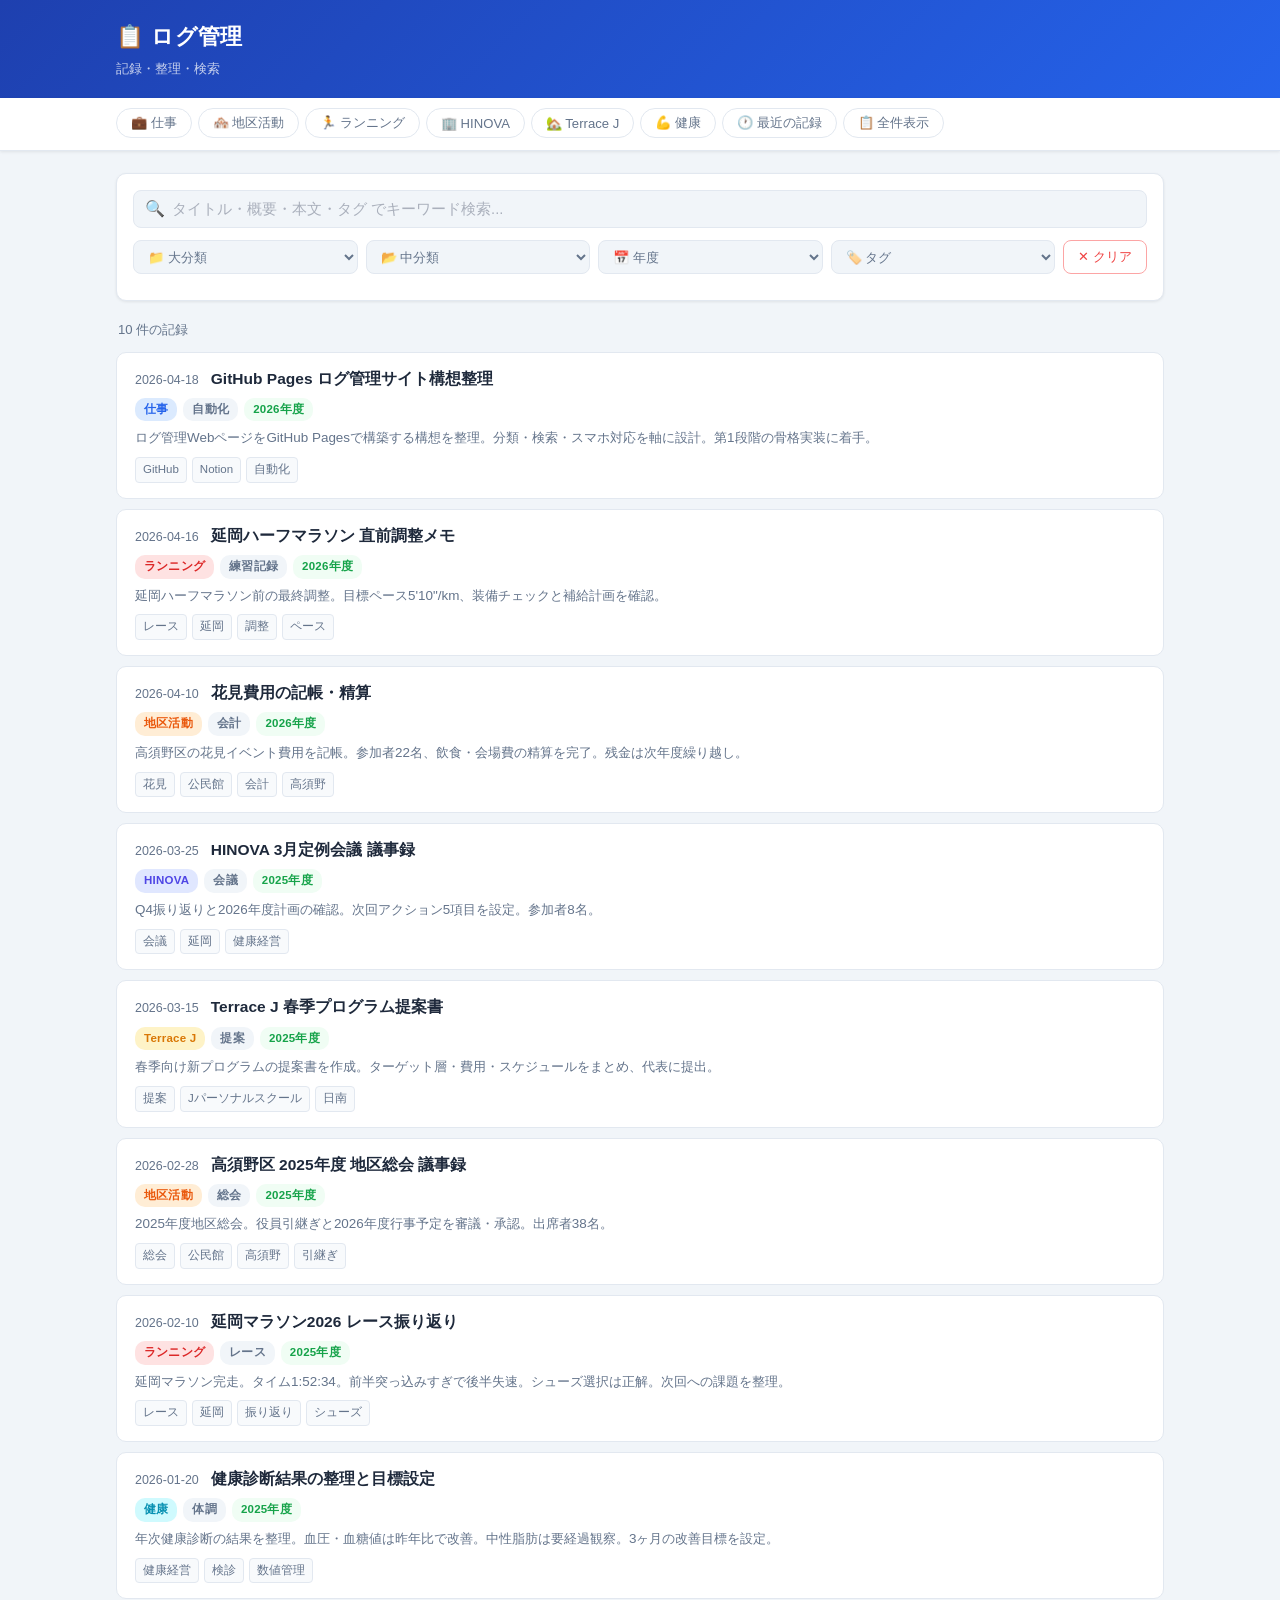
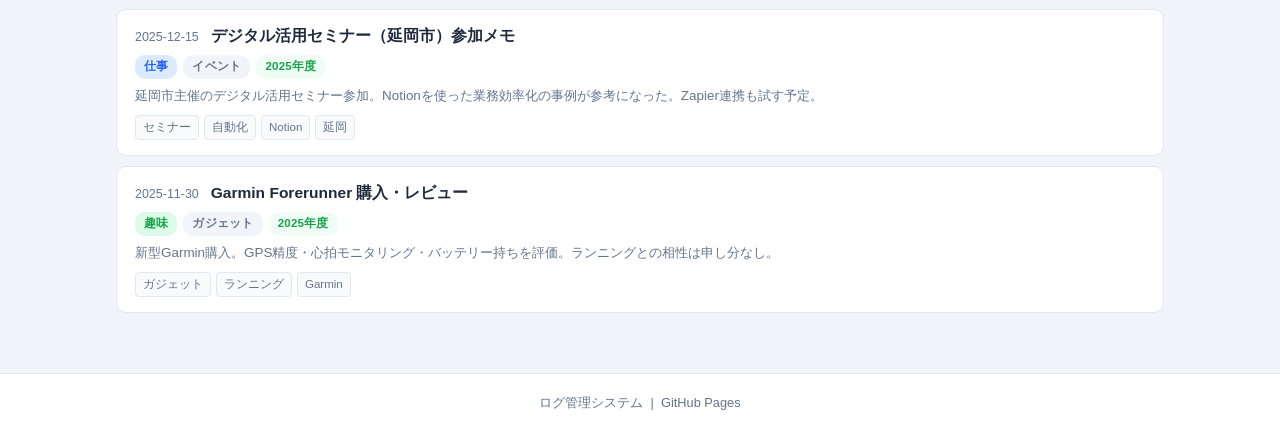
<file: index.html>
<!DOCTYPE html>
<html lang="ja">
<head>
  <meta charset="UTF-8">
  <meta name="viewport" content="width=device-width, initial-scale=1.0">
  <title>ログ管理</title>
  <link rel="stylesheet" href="assets/css/style.css">
</head>
<body>

  <header class="site-header">
    <div class="container header-inner">
      <div>
        <h1 class="site-title">📋 ログ管理</h1>
        <p class="site-subtitle">記録・整理・検索</p>
      </div>
    </div>
  </header>

  <nav class="quick-nav">
    <div class="container">
      <div class="quick-nav-list">
        <button class="quick-btn" data-category="仕事">💼 仕事</button>
        <button class="quick-btn" data-category="地区活動">🏘️ 地区活動</button>
        <button class="quick-btn" data-category="ランニング">🏃 ランニング</button>
        <button class="quick-btn" data-category="HINOVA">🏢 HINOVA</button>
        <button class="quick-btn" data-category="Terrace J">🏡 Terrace J</button>
        <button class="quick-btn" data-category="健康">💪 健康</button>
        <button class="quick-btn" data-recent="true">🕐 最近の記録</button>
        <button class="quick-btn" data-reset="true">📋 全件表示</button>
      </div>
    </div>
  </nav>

  <main class="main-content">
    <div class="container">

      <section class="filter-section">
        <div class="search-bar">
          <span class="search-icon">🔍</span>
          <input type="text" id="search-input" placeholder="タイトル・概要・本文・タグ でキーワード検索..." class="search-input">
        </div>
        <div class="filter-row">
          <select id="filter-category" class="filter-select">
            <option value="">📁 大分類</option>
          </select>
          <select id="filter-subcategory" class="filter-select">
            <option value="">📂 中分類</option>
          </select>
          <select id="filter-year" class="filter-select">
            <option value="">📅 年度</option>
          </select>
          <select id="filter-tag" class="filter-select">
            <option value="">🏷️ タグ</option>
          </select>
          <button id="clear-filters" class="btn-clear">✕ クリア</button>
        </div>
        <div id="active-filters" class="active-filters"></div>
      </section>

      <section class="results-section">
        <div id="results-count" class="results-count"></div>
        <div id="post-list" class="post-list">
          <div class="loading">読み込み中...</div>
        </div>
      </section>

    </div>
  </main>

  <footer class="site-footer">
    <div class="container">
      <p>ログ管理システム &nbsp;|&nbsp; GitHub Pages</p>
    </div>
  </footer>

  <script src="assets/js/main.js"></script>
</body>
</html>
</file>
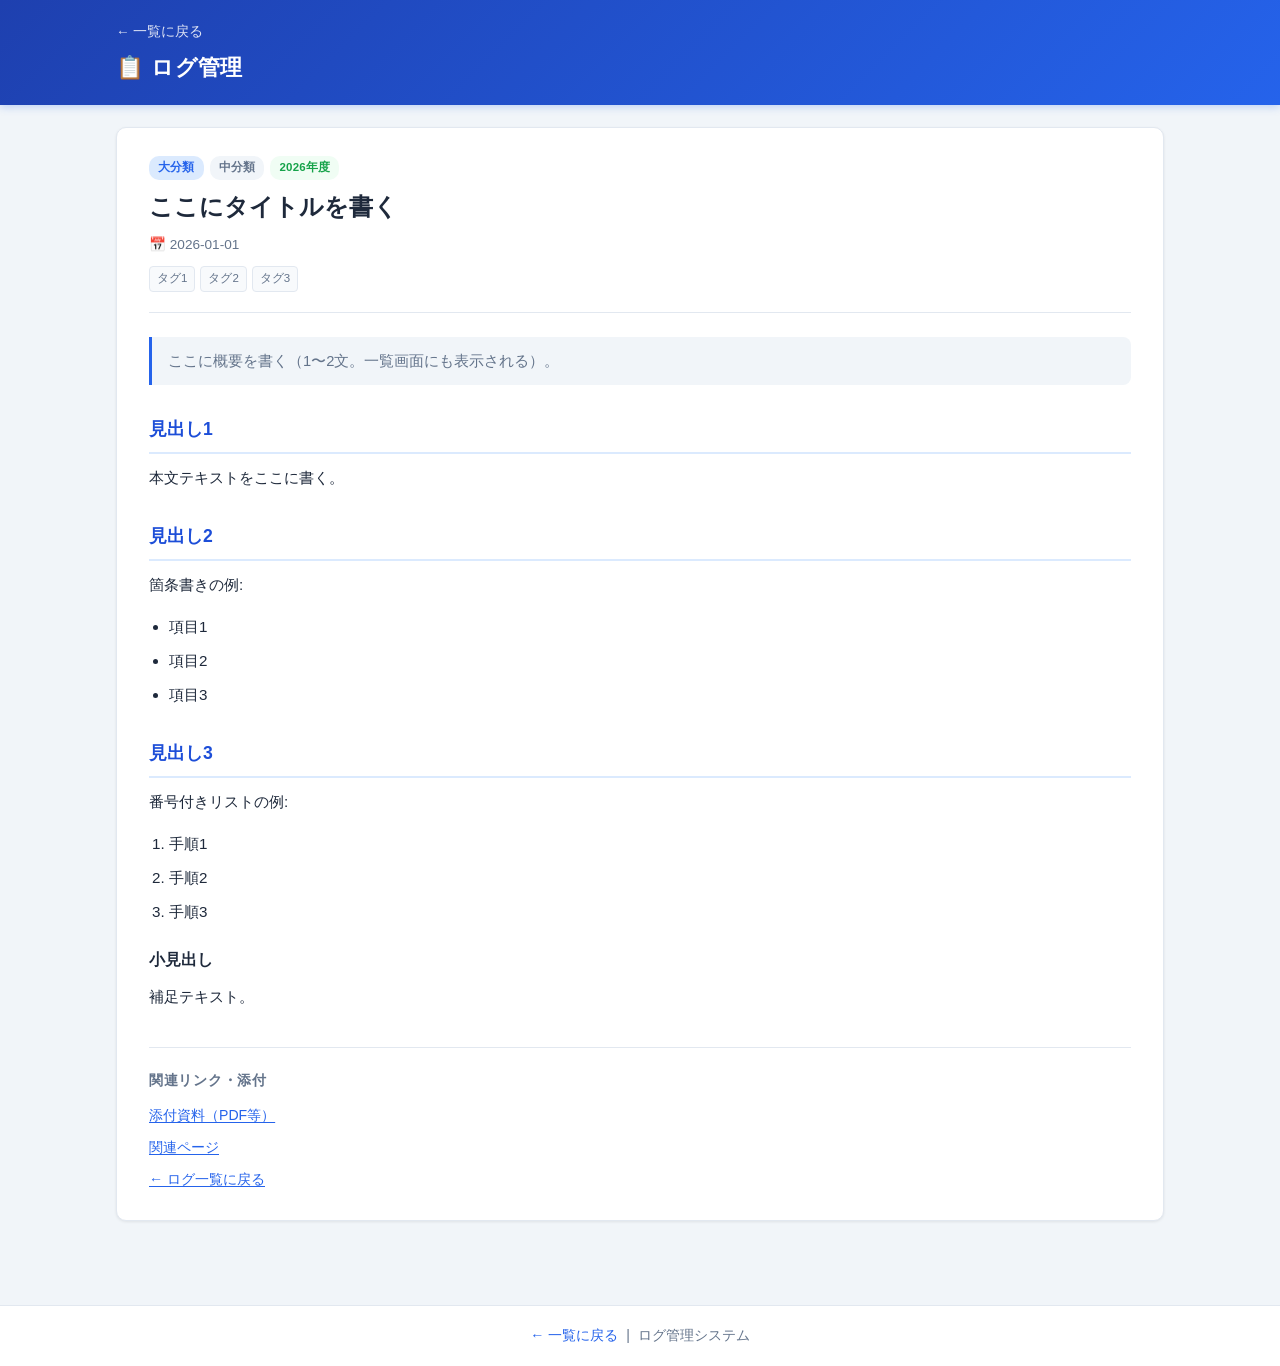
<file: templates/log-template.html>
<!DOCTYPE html>
<html lang="ja">
<head>
  <meta charset="UTF-8">
  <meta name="viewport" content="width=device-width, initial-scale=1.0">
  <!-- ★ タイトルを変更する（「ログタイトル | ログ管理」の形式） -->
  <title>ログタイトル | ログ管理</title>
  <!-- ★ 深さに応じてパスを調整（logs/2026/ の場合は ../../ が正） -->
  <link rel="stylesheet" href="../../assets/css/style.css">
  <link rel="stylesheet" href="../../assets/css/detail.css">
</head>
<body>

  <header class="site-header">
    <div class="container header-inner">
      <div>
        <a href="../../index.html" class="back-link">← 一覧に戻る</a>
        <h1 class="site-title">📋 ログ管理</h1>
      </div>
    </div>
  </header>

  <main class="main-content">
    <div class="container">
      <article class="post-detail">

        <!-- ===== ヘッダー部 ===== -->
        <div class="post-detail-header">
          <div class="post-detail-meta">
            <!--
              ★ 大分類バッジ: style の色を変える
                 仕事      → background:#dbeafe;color:#2563eb
                 地区活動  → background:#ffedd5;color:#ea580c
                 ランニング → background:#fee2e2;color:#dc2626
                 HINOVA    → background:#e0e7ff;color:#4f46e5
                 Terrace J → background:#fef3c7;color:#d97706
                 健康      → background:#cffafe;color:#0891b2
                 趣味      → background:#dcfce7;color:#16a34a
                 学習      → background:#ede9fe;color:#7c3aed
                 家族      → background:#fce7f3;color:#db2777
            -->
            <span class="badge" style="background:#dbeafe;color:#2563eb">大分類</span>
            <!-- ★ 中分類（不要なら削除） -->
            <span class="badge badge-sub">中分類</span>
            <!-- ★ 年度 -->
            <span class="badge badge-year">2026年度</span>
          </div>

          <!-- ★ タイトル -->
          <h1 class="post-detail-title">ここにタイトルを書く</h1>

          <!-- ★ 日付（YYYY-MM-DD 形式） -->
          <p class="post-detail-date">📅 2026-01-01</p>

          <!-- ★ タグ（複数追加可） -->
          <div class="post-tags">
            <span class="tag">タグ1</span>
            <span class="tag">タグ2</span>
            <span class="tag">タグ3</span>
          </div>
        </div>
        <!-- /ヘッダー部 -->

        <!-- ===== 概要（1〜2文で要旨を書く） ===== -->
        <div class="post-summary-box">
          ここに概要を書く（1〜2文。一覧画面にも表示される）。
        </div>

        <!-- ===== 本文 ===== -->
        <div class="post-body">

          <h2>見出し1</h2>
          <p>本文テキストをここに書く。</p>

          <h2>見出し2</h2>
          <p>箇条書きの例:</p>
          <ul>
            <li>項目1</li>
            <li>項目2</li>
            <li>項目3</li>
          </ul>

          <h2>見出し3</h2>
          <p>番号付きリストの例:</p>
          <ol>
            <li>手順1</li>
            <li>手順2</li>
            <li>手順3</li>
          </ol>

          <!-- 見出しは h2 / h3 の2段階で使い分ける -->
          <h3>小見出し</h3>
          <p>補足テキスト。</p>

        </div>
        <!-- /本文 -->

        <!-- ===== 添付・関連リンク（不要なら削除） ===== -->
        <div class="post-attachments">
          <h3>関連リンク・添付</h3>
          <ul>
            <li><a href="#">添付資料（PDF等）</a></li>
            <li><a href="#">関連ページ</a></li>
            <li><a href="../../index.html">← ログ一覧に戻る</a></li>
          </ul>
        </div>

      </article>
    </div>
  </main>

  <footer class="site-footer">
    <div class="container footer-back">
      <a href="../../index.html">← 一覧に戻る</a>
      &nbsp;|&nbsp; ログ管理システム
    </div>
  </footer>

</body>
</html>
</file>
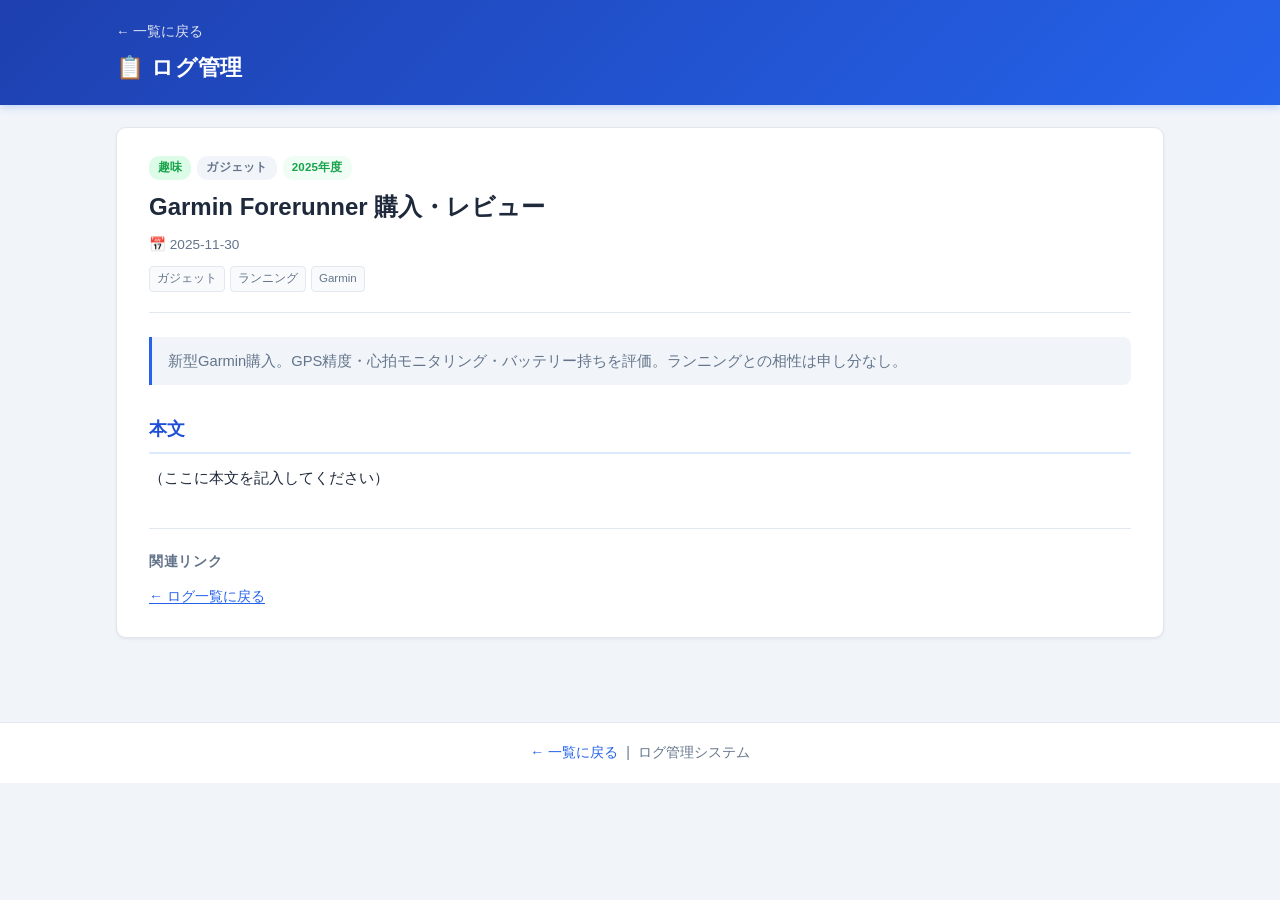
<file: logs/2025/2025-11-30-garmin-review.html>
<!DOCTYPE html>
<html lang="ja">
<head>
  <meta charset="UTF-8">
  <meta name="viewport" content="width=device-width, initial-scale=1.0">
  <title>Garmin Forerunner 購入・レビュー | ログ管理</title>
  <link rel="stylesheet" href="../../assets/css/style.css">
  <link rel="stylesheet" href="../../assets/css/detail.css">
</head>
<body>
  <header class="site-header">
    <div class="container header-inner">
      <div>
        <a href="../../index.html" class="back-link">← 一覧に戻る</a>
        <h1 class="site-title">📋 ログ管理</h1>
      </div>
    </div>
  </header>
  <main class="main-content">
    <div class="container">
      <article class="post-detail">
        <div class="post-detail-header">
          <div class="post-detail-meta">
            <span class="badge" style="background:#dcfce7;color:#16a34a">趣味</span>
            <span class="badge badge-sub">ガジェット</span>
            <span class="badge badge-year">2025年度</span>
          </div>
          <h1 class="post-detail-title">Garmin Forerunner 購入・レビュー</h1>
          <p class="post-detail-date">📅 2025-11-30</p>
          <div class="post-tags"><span class="tag">ガジェット</span><span class="tag">ランニング</span><span class="tag">Garmin</span></div>
        </div>
        <div class="post-summary-box">新型Garmin購入。GPS精度・心拍モニタリング・バッテリー持ちを評価。ランニングとの相性は申し分なし。</div>
        <div class="post-body">
          <h2>本文</h2>
          <p>（ここに本文を記入してください）</p>
        </div>
        <div class="post-attachments">
          <h3>関連リンク</h3>
          <ul>
            <li><a href="../../index.html">← ログ一覧に戻る</a></li>
          </ul>
        </div>
      </article>
    </div>
  </main>
  <footer class="site-footer">
    <div class="container footer-back">
      <a href="../../index.html">← 一覧に戻る</a>
      &nbsp;|&nbsp; ログ管理システム
    </div>
  </footer>
</body>
</html>
</file>
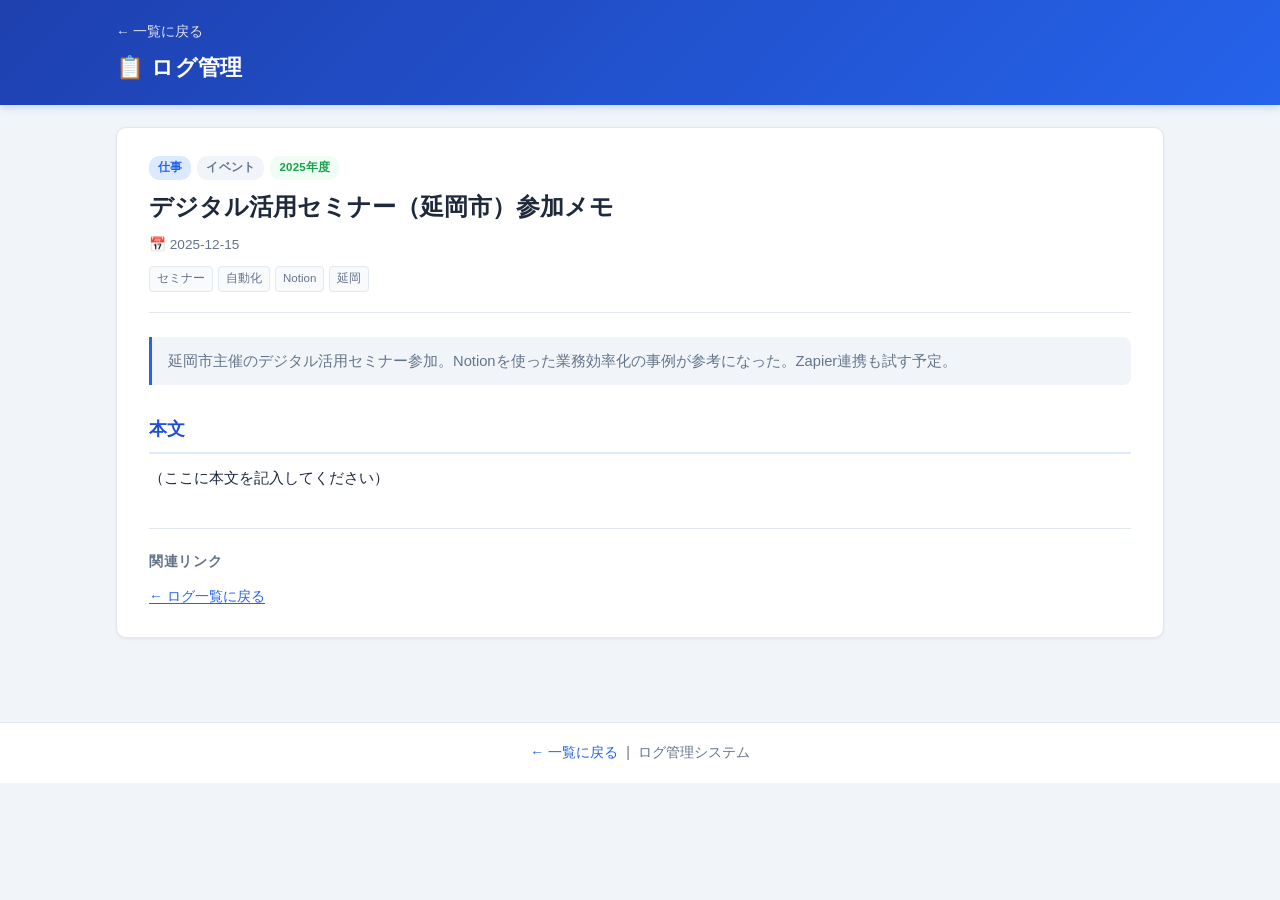
<file: logs/2025/2025-12-15-seminar-digital.html>
<!DOCTYPE html>
<html lang="ja">
<head>
  <meta charset="UTF-8">
  <meta name="viewport" content="width=device-width, initial-scale=1.0">
  <title>デジタル活用セミナー（延岡市）参加メモ | ログ管理</title>
  <link rel="stylesheet" href="../../assets/css/style.css">
  <link rel="stylesheet" href="../../assets/css/detail.css">
</head>
<body>
  <header class="site-header">
    <div class="container header-inner">
      <div>
        <a href="../../index.html" class="back-link">← 一覧に戻る</a>
        <h1 class="site-title">📋 ログ管理</h1>
      </div>
    </div>
  </header>
  <main class="main-content">
    <div class="container">
      <article class="post-detail">
        <div class="post-detail-header">
          <div class="post-detail-meta">
            <span class="badge" style="background:#dbeafe;color:#2563eb">仕事</span>
            <span class="badge badge-sub">イベント</span>
            <span class="badge badge-year">2025年度</span>
          </div>
          <h1 class="post-detail-title">デジタル活用セミナー（延岡市）参加メモ</h1>
          <p class="post-detail-date">📅 2025-12-15</p>
          <div class="post-tags"><span class="tag">セミナー</span><span class="tag">自動化</span><span class="tag">Notion</span><span class="tag">延岡</span></div>
        </div>
        <div class="post-summary-box">延岡市主催のデジタル活用セミナー参加。Notionを使った業務効率化の事例が参考になった。Zapier連携も試す予定。</div>
        <div class="post-body">
          <h2>本文</h2>
          <p>（ここに本文を記入してください）</p>
        </div>
        <div class="post-attachments">
          <h3>関連リンク</h3>
          <ul>
            <li><a href="../../index.html">← ログ一覧に戻る</a></li>
          </ul>
        </div>
      </article>
    </div>
  </main>
  <footer class="site-footer">
    <div class="container footer-back">
      <a href="../../index.html">← 一覧に戻る</a>
      &nbsp;|&nbsp; ログ管理システム
    </div>
  </footer>
</body>
</html>
</file>
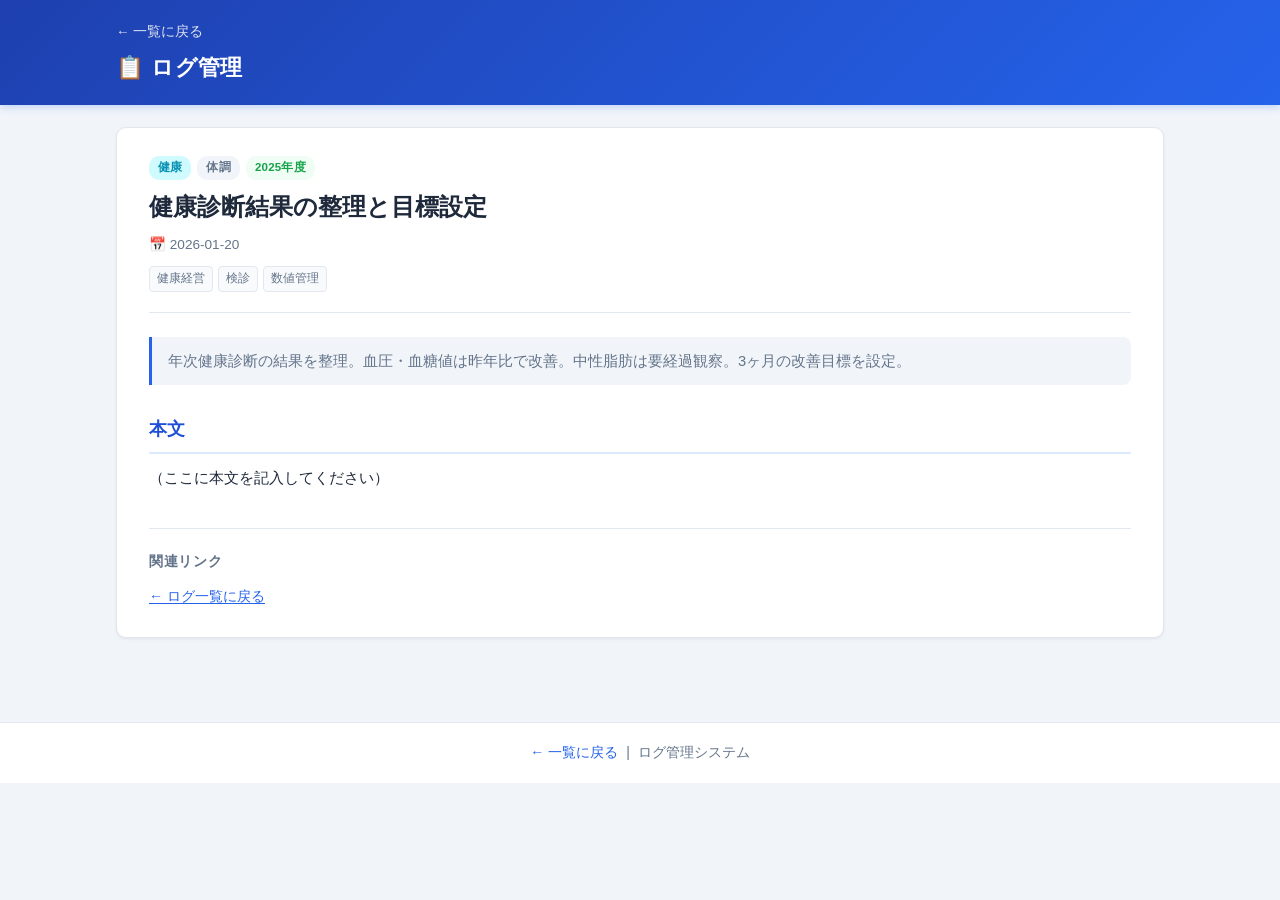
<file: logs/2026/2026-01-20-kenko-shindan.html>
<!DOCTYPE html>
<html lang="ja">
<head>
  <meta charset="UTF-8">
  <meta name="viewport" content="width=device-width, initial-scale=1.0">
  <title>健康診断結果の整理と目標設定 | ログ管理</title>
  <link rel="stylesheet" href="../../assets/css/style.css">
  <link rel="stylesheet" href="../../assets/css/detail.css">
</head>
<body>
  <header class="site-header">
    <div class="container header-inner">
      <div>
        <a href="../../index.html" class="back-link">← 一覧に戻る</a>
        <h1 class="site-title">📋 ログ管理</h1>
      </div>
    </div>
  </header>
  <main class="main-content">
    <div class="container">
      <article class="post-detail">
        <div class="post-detail-header">
          <div class="post-detail-meta">
            <span class="badge" style="background:#cffafe;color:#0891b2">健康</span>
            <span class="badge badge-sub">体調</span>
            <span class="badge badge-year">2025年度</span>
          </div>
          <h1 class="post-detail-title">健康診断結果の整理と目標設定</h1>
          <p class="post-detail-date">📅 2026-01-20</p>
          <div class="post-tags"><span class="tag">健康経営</span><span class="tag">検診</span><span class="tag">数値管理</span></div>
        </div>
        <div class="post-summary-box">年次健康診断の結果を整理。血圧・血糖値は昨年比で改善。中性脂肪は要経過観察。3ヶ月の改善目標を設定。</div>
        <div class="post-body">
          <h2>本文</h2>
          <p>（ここに本文を記入してください）</p>
        </div>
        <div class="post-attachments">
          <h3>関連リンク</h3>
          <ul>
            <li><a href="../../index.html">← ログ一覧に戻る</a></li>
          </ul>
        </div>
      </article>
    </div>
  </main>
  <footer class="site-footer">
    <div class="container footer-back">
      <a href="../../index.html">← 一覧に戻る</a>
      &nbsp;|&nbsp; ログ管理システム
    </div>
  </footer>
</body>
</html>
</file>
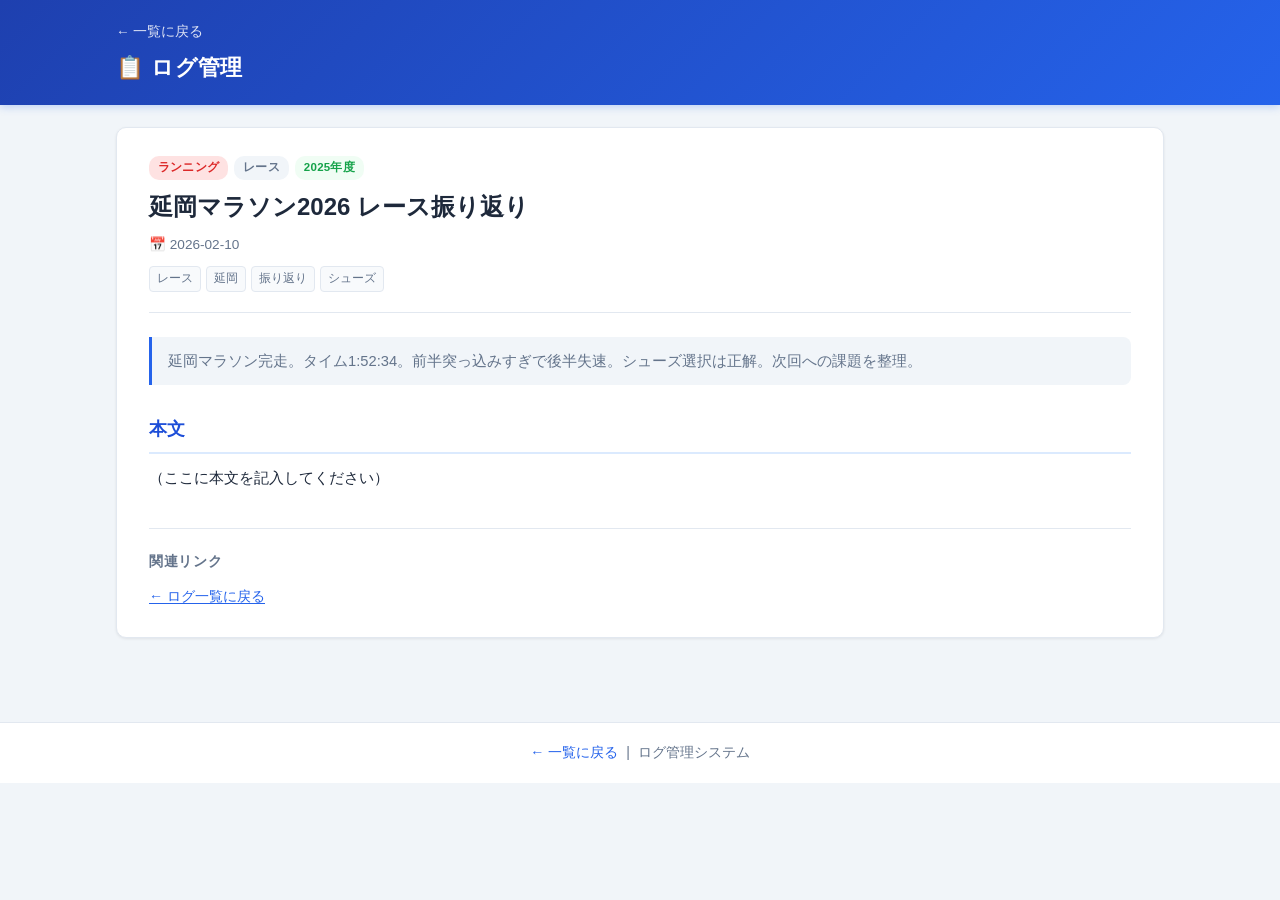
<file: logs/2026/2026-02-10-race-nobeoka.html>
<!DOCTYPE html>
<html lang="ja">
<head>
  <meta charset="UTF-8">
  <meta name="viewport" content="width=device-width, initial-scale=1.0">
  <title>延岡マラソン2026 レース振り返り | ログ管理</title>
  <link rel="stylesheet" href="../../assets/css/style.css">
  <link rel="stylesheet" href="../../assets/css/detail.css">
</head>
<body>
  <header class="site-header">
    <div class="container header-inner">
      <div>
        <a href="../../index.html" class="back-link">← 一覧に戻る</a>
        <h1 class="site-title">📋 ログ管理</h1>
      </div>
    </div>
  </header>
  <main class="main-content">
    <div class="container">
      <article class="post-detail">
        <div class="post-detail-header">
          <div class="post-detail-meta">
            <span class="badge" style="background:#fee2e2;color:#dc2626">ランニング</span>
            <span class="badge badge-sub">レース</span>
            <span class="badge badge-year">2025年度</span>
          </div>
          <h1 class="post-detail-title">延岡マラソン2026 レース振り返り</h1>
          <p class="post-detail-date">📅 2026-02-10</p>
          <div class="post-tags"><span class="tag">レース</span><span class="tag">延岡</span><span class="tag">振り返り</span><span class="tag">シューズ</span></div>
        </div>
        <div class="post-summary-box">延岡マラソン完走。タイム1:52:34。前半突っ込みすぎで後半失速。シューズ選択は正解。次回への課題を整理。</div>
        <div class="post-body">
          <h2>本文</h2>
          <p>（ここに本文を記入してください）</p>
        </div>
        <div class="post-attachments">
          <h3>関連リンク</h3>
          <ul>
            <li><a href="../../index.html">← ログ一覧に戻る</a></li>
          </ul>
        </div>
      </article>
    </div>
  </main>
  <footer class="site-footer">
    <div class="container footer-back">
      <a href="../../index.html">← 一覧に戻る</a>
      &nbsp;|&nbsp; ログ管理システム
    </div>
  </footer>
</body>
</html>
</file>
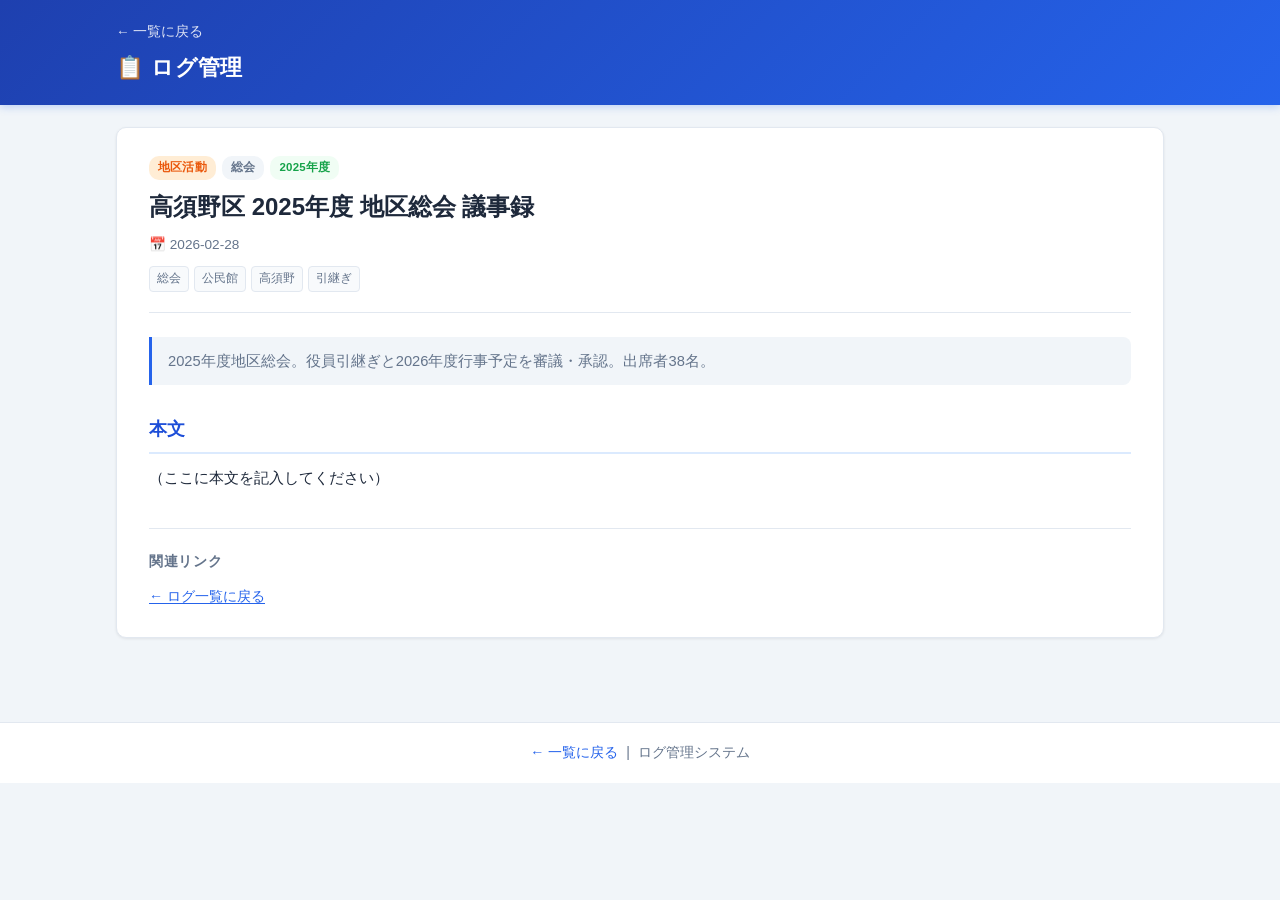
<file: logs/2026/2026-02-28-soukai.html>
<!DOCTYPE html>
<html lang="ja">
<head>
  <meta charset="UTF-8">
  <meta name="viewport" content="width=device-width, initial-scale=1.0">
  <title>高須野区 2025年度 地区総会 議事録 | ログ管理</title>
  <link rel="stylesheet" href="../../assets/css/style.css">
  <link rel="stylesheet" href="../../assets/css/detail.css">
</head>
<body>
  <header class="site-header">
    <div class="container header-inner">
      <div>
        <a href="../../index.html" class="back-link">← 一覧に戻る</a>
        <h1 class="site-title">📋 ログ管理</h1>
      </div>
    </div>
  </header>
  <main class="main-content">
    <div class="container">
      <article class="post-detail">
        <div class="post-detail-header">
          <div class="post-detail-meta">
            <span class="badge" style="background:#ffedd5;color:#ea580c">地区活動</span>
            <span class="badge badge-sub">総会</span>
            <span class="badge badge-year">2025年度</span>
          </div>
          <h1 class="post-detail-title">高須野区 2025年度 地区総会 議事録</h1>
          <p class="post-detail-date">📅 2026-02-28</p>
          <div class="post-tags"><span class="tag">総会</span><span class="tag">公民館</span><span class="tag">高須野</span><span class="tag">引継ぎ</span></div>
        </div>
        <div class="post-summary-box">2025年度地区総会。役員引継ぎと2026年度行事予定を審議・承認。出席者38名。</div>
        <div class="post-body">
          <h2>本文</h2>
          <p>（ここに本文を記入してください）</p>
        </div>
        <div class="post-attachments">
          <h3>関連リンク</h3>
          <ul>
            <li><a href="../../index.html">← ログ一覧に戻る</a></li>
          </ul>
        </div>
      </article>
    </div>
  </main>
  <footer class="site-footer">
    <div class="container footer-back">
      <a href="../../index.html">← 一覧に戻る</a>
      &nbsp;|&nbsp; ログ管理システム
    </div>
  </footer>
</body>
</html>
</file>
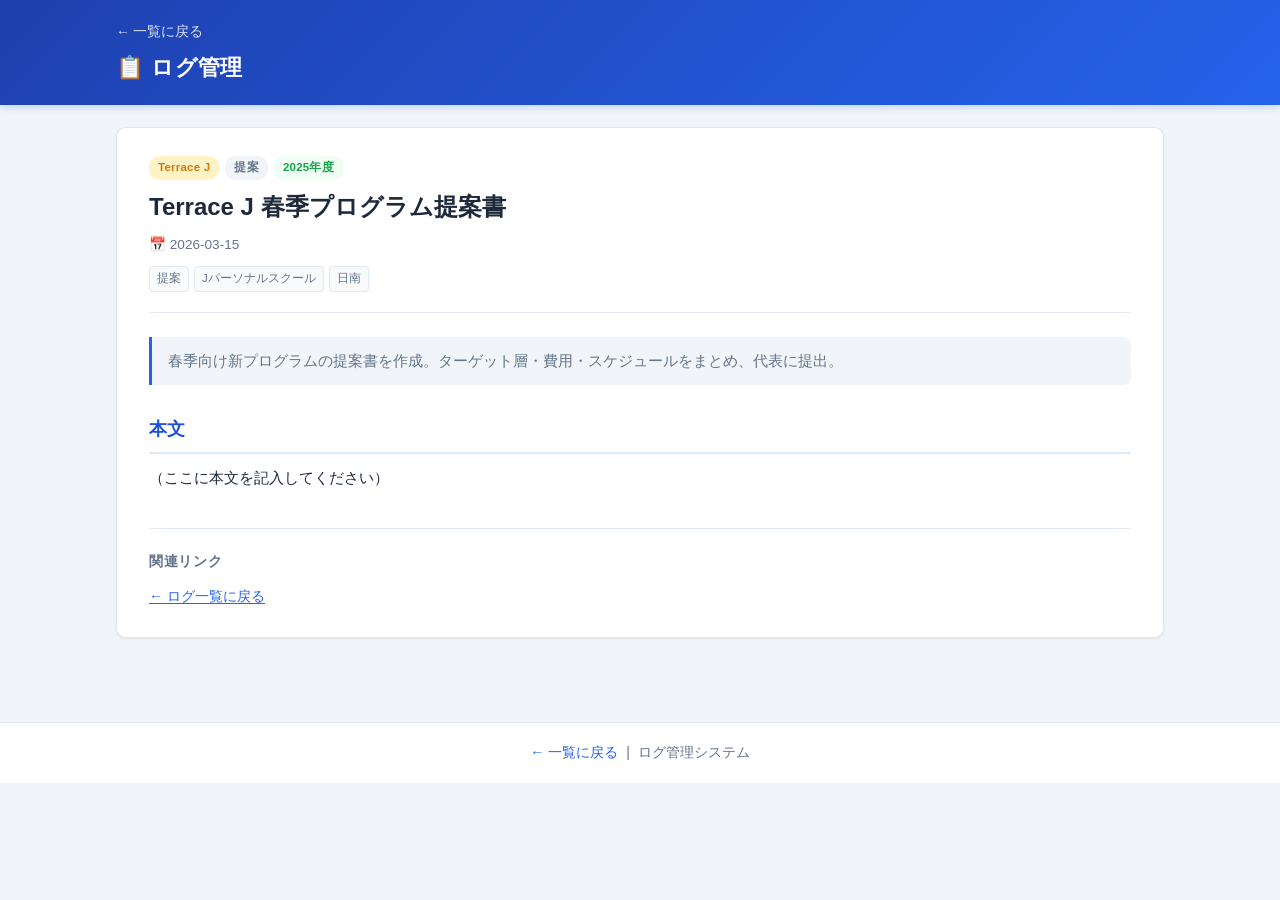
<file: logs/2026/2026-03-15-terrj-proposal.html>
<!DOCTYPE html>
<html lang="ja">
<head>
  <meta charset="UTF-8">
  <meta name="viewport" content="width=device-width, initial-scale=1.0">
  <title>Terrace J 春季プログラム提案書 | ログ管理</title>
  <link rel="stylesheet" href="../../assets/css/style.css">
  <link rel="stylesheet" href="../../assets/css/detail.css">
</head>
<body>
  <header class="site-header">
    <div class="container header-inner">
      <div>
        <a href="../../index.html" class="back-link">← 一覧に戻る</a>
        <h1 class="site-title">📋 ログ管理</h1>
      </div>
    </div>
  </header>
  <main class="main-content">
    <div class="container">
      <article class="post-detail">
        <div class="post-detail-header">
          <div class="post-detail-meta">
            <span class="badge" style="background:#fef3c7;color:#d97706">Terrace J</span>
            <span class="badge badge-sub">提案</span>
            <span class="badge badge-year">2025年度</span>
          </div>
          <h1 class="post-detail-title">Terrace J 春季プログラム提案書</h1>
          <p class="post-detail-date">📅 2026-03-15</p>
          <div class="post-tags"><span class="tag">提案</span><span class="tag">Jパーソナルスクール</span><span class="tag">日南</span></div>
        </div>
        <div class="post-summary-box">春季向け新プログラムの提案書を作成。ターゲット層・費用・スケジュールをまとめ、代表に提出。</div>
        <div class="post-body">
          <h2>本文</h2>
          <p>（ここに本文を記入してください）</p>
        </div>
        <div class="post-attachments">
          <h3>関連リンク</h3>
          <ul>
            <li><a href="../../index.html">← ログ一覧に戻る</a></li>
          </ul>
        </div>
      </article>
    </div>
  </main>
  <footer class="site-footer">
    <div class="container footer-back">
      <a href="../../index.html">← 一覧に戻る</a>
      &nbsp;|&nbsp; ログ管理システム
    </div>
  </footer>
</body>
</html>
</file>
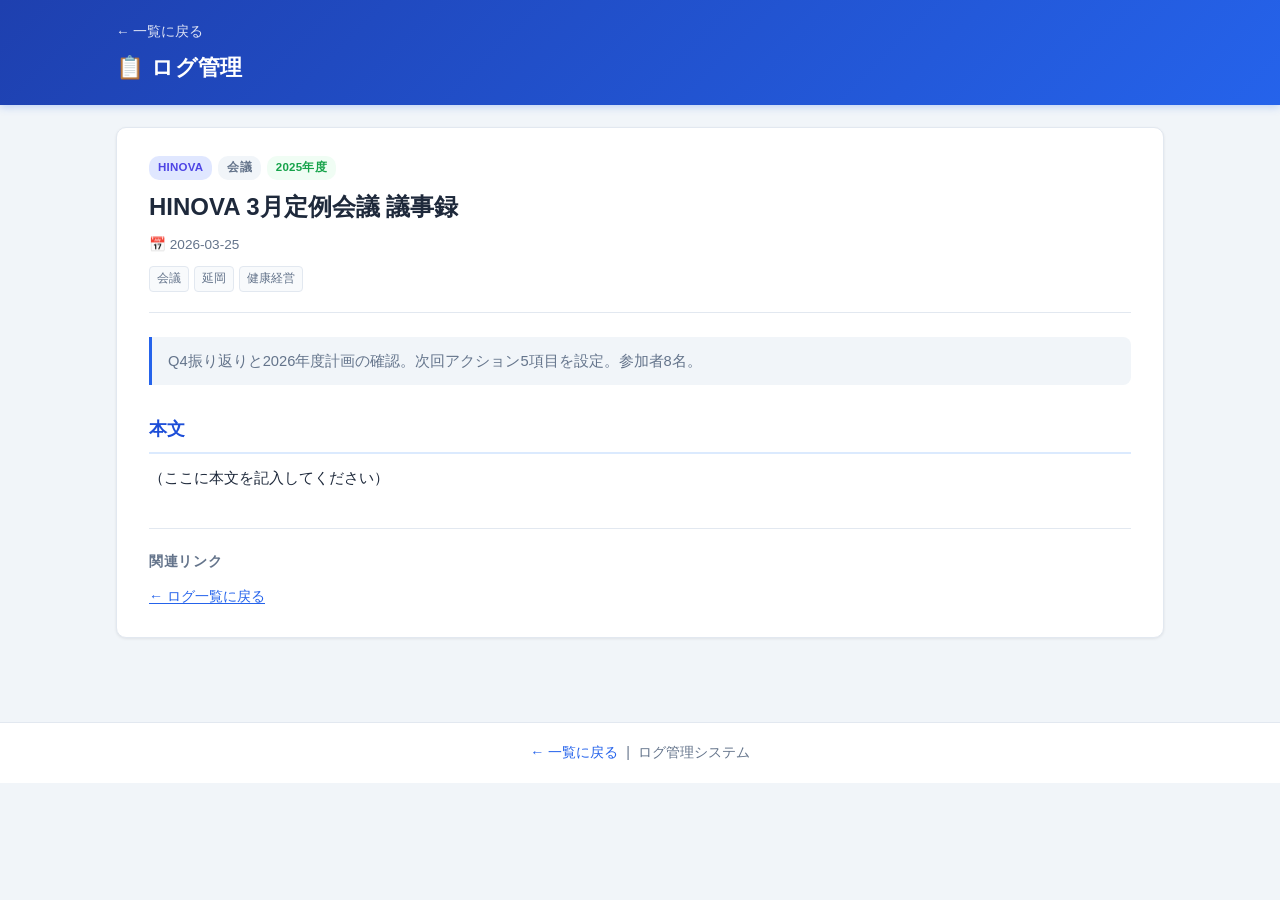
<file: logs/2026/2026-03-25-hinova-mtg.html>
<!DOCTYPE html>
<html lang="ja">
<head>
  <meta charset="UTF-8">
  <meta name="viewport" content="width=device-width, initial-scale=1.0">
  <title>HINOVA 3月定例会議 議事録 | ログ管理</title>
  <link rel="stylesheet" href="../../assets/css/style.css">
  <link rel="stylesheet" href="../../assets/css/detail.css">
</head>
<body>
  <header class="site-header">
    <div class="container header-inner">
      <div>
        <a href="../../index.html" class="back-link">← 一覧に戻る</a>
        <h1 class="site-title">📋 ログ管理</h1>
      </div>
    </div>
  </header>
  <main class="main-content">
    <div class="container">
      <article class="post-detail">
        <div class="post-detail-header">
          <div class="post-detail-meta">
            <span class="badge" style="background:#e0e7ff;color:#4f46e5">HINOVA</span>
            <span class="badge badge-sub">会議</span>
            <span class="badge badge-year">2025年度</span>
          </div>
          <h1 class="post-detail-title">HINOVA 3月定例会議 議事録</h1>
          <p class="post-detail-date">📅 2026-03-25</p>
          <div class="post-tags"><span class="tag">会議</span><span class="tag">延岡</span><span class="tag">健康経営</span></div>
        </div>
        <div class="post-summary-box">Q4振り返りと2026年度計画の確認。次回アクション5項目を設定。参加者8名。</div>
        <div class="post-body">
          <h2>本文</h2>
          <p>（ここに本文を記入してください）</p>
        </div>
        <div class="post-attachments">
          <h3>関連リンク</h3>
          <ul>
            <li><a href="../../index.html">← ログ一覧に戻る</a></li>
          </ul>
        </div>
      </article>
    </div>
  </main>
  <footer class="site-footer">
    <div class="container footer-back">
      <a href="../../index.html">← 一覧に戻る</a>
      &nbsp;|&nbsp; ログ管理システム
    </div>
  </footer>
</body>
</html>
</file>
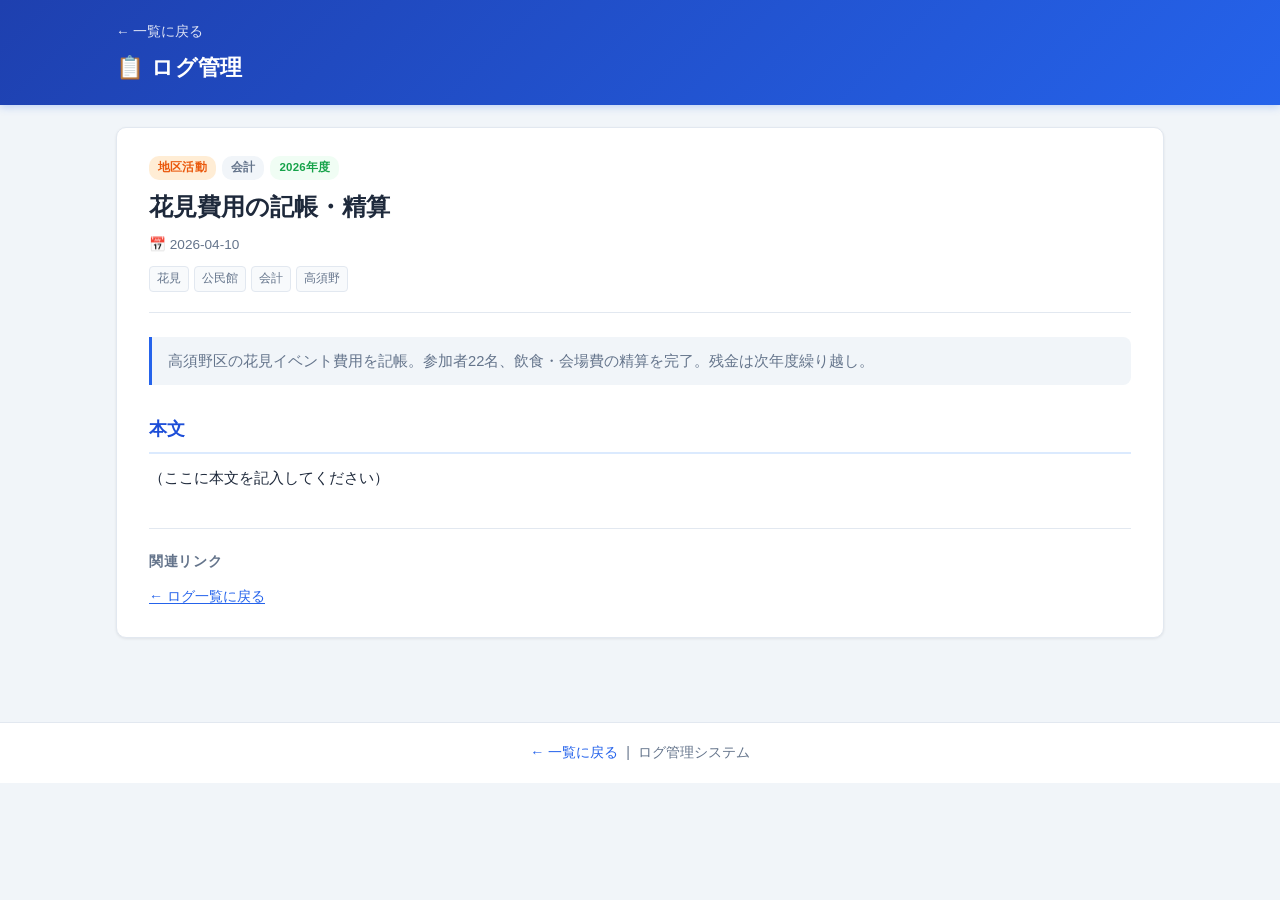
<file: logs/2026/2026-04-10-hanami-kaikei.html>
<!DOCTYPE html>
<html lang="ja">
<head>
  <meta charset="UTF-8">
  <meta name="viewport" content="width=device-width, initial-scale=1.0">
  <title>花見費用の記帳・精算 | ログ管理</title>
  <link rel="stylesheet" href="../../assets/css/style.css">
  <link rel="stylesheet" href="../../assets/css/detail.css">
</head>
<body>
  <header class="site-header">
    <div class="container header-inner">
      <div>
        <a href="../../index.html" class="back-link">← 一覧に戻る</a>
        <h1 class="site-title">📋 ログ管理</h1>
      </div>
    </div>
  </header>
  <main class="main-content">
    <div class="container">
      <article class="post-detail">
        <div class="post-detail-header">
          <div class="post-detail-meta">
            <span class="badge" style="background:#ffedd5;color:#ea580c">地区活動</span>
            <span class="badge badge-sub">会計</span>
            <span class="badge badge-year">2026年度</span>
          </div>
          <h1 class="post-detail-title">花見費用の記帳・精算</h1>
          <p class="post-detail-date">📅 2026-04-10</p>
          <div class="post-tags"><span class="tag">花見</span><span class="tag">公民館</span><span class="tag">会計</span><span class="tag">高須野</span></div>
        </div>
        <div class="post-summary-box">高須野区の花見イベント費用を記帳。参加者22名、飲食・会場費の精算を完了。残金は次年度繰り越し。</div>
        <div class="post-body">
          <h2>本文</h2>
          <p>（ここに本文を記入してください）</p>
        </div>
        <div class="post-attachments">
          <h3>関連リンク</h3>
          <ul>
            <li><a href="../../index.html">← ログ一覧に戻る</a></li>
          </ul>
        </div>
      </article>
    </div>
  </main>
  <footer class="site-footer">
    <div class="container footer-back">
      <a href="../../index.html">← 一覧に戻る</a>
      &nbsp;|&nbsp; ログ管理システム
    </div>
  </footer>
</body>
</html>
</file>
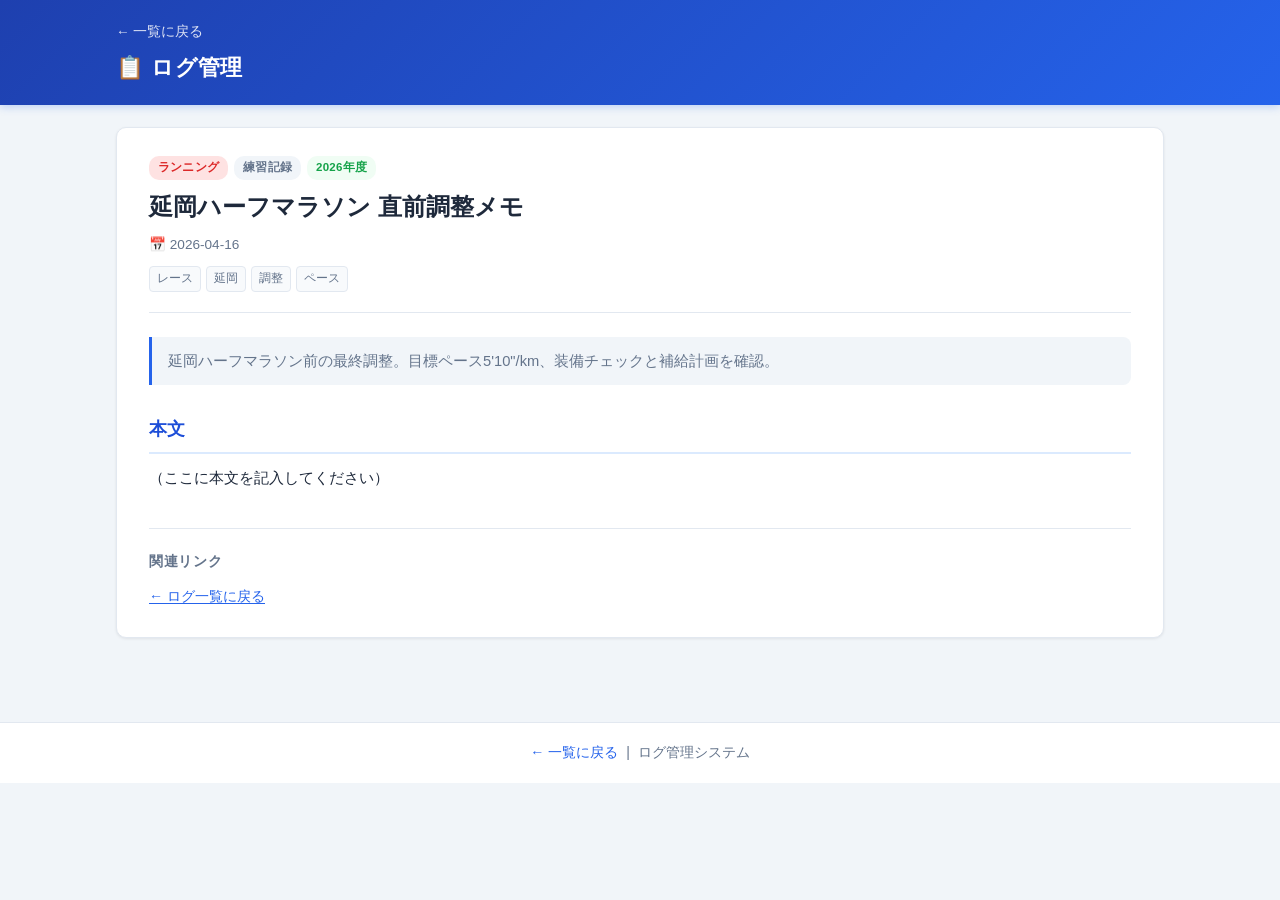
<file: logs/2026/2026-04-16-half-prep.html>
<!DOCTYPE html>
<html lang="ja">
<head>
  <meta charset="UTF-8">
  <meta name="viewport" content="width=device-width, initial-scale=1.0">
  <title>延岡ハーフマラソン 直前調整メモ | ログ管理</title>
  <link rel="stylesheet" href="../../assets/css/style.css">
  <link rel="stylesheet" href="../../assets/css/detail.css">
</head>
<body>
  <header class="site-header">
    <div class="container header-inner">
      <div>
        <a href="../../index.html" class="back-link">← 一覧に戻る</a>
        <h1 class="site-title">📋 ログ管理</h1>
      </div>
    </div>
  </header>
  <main class="main-content">
    <div class="container">
      <article class="post-detail">
        <div class="post-detail-header">
          <div class="post-detail-meta">
            <span class="badge" style="background:#fee2e2;color:#dc2626">ランニング</span>
            <span class="badge badge-sub">練習記録</span>
            <span class="badge badge-year">2026年度</span>
          </div>
          <h1 class="post-detail-title">延岡ハーフマラソン 直前調整メモ</h1>
          <p class="post-detail-date">📅 2026-04-16</p>
          <div class="post-tags"><span class="tag">レース</span><span class="tag">延岡</span><span class="tag">調整</span><span class="tag">ペース</span></div>
        </div>
        <div class="post-summary-box">延岡ハーフマラソン前の最終調整。目標ペース5'10"/km、装備チェックと補給計画を確認。</div>
        <div class="post-body">
          <h2>本文</h2>
          <p>（ここに本文を記入してください）</p>
        </div>
        <div class="post-attachments">
          <h3>関連リンク</h3>
          <ul>
            <li><a href="../../index.html">← ログ一覧に戻る</a></li>
          </ul>
        </div>
      </article>
    </div>
  </main>
  <footer class="site-footer">
    <div class="container footer-back">
      <a href="../../index.html">← 一覧に戻る</a>
      &nbsp;|&nbsp; ログ管理システム
    </div>
  </footer>
</body>
</html>
</file>
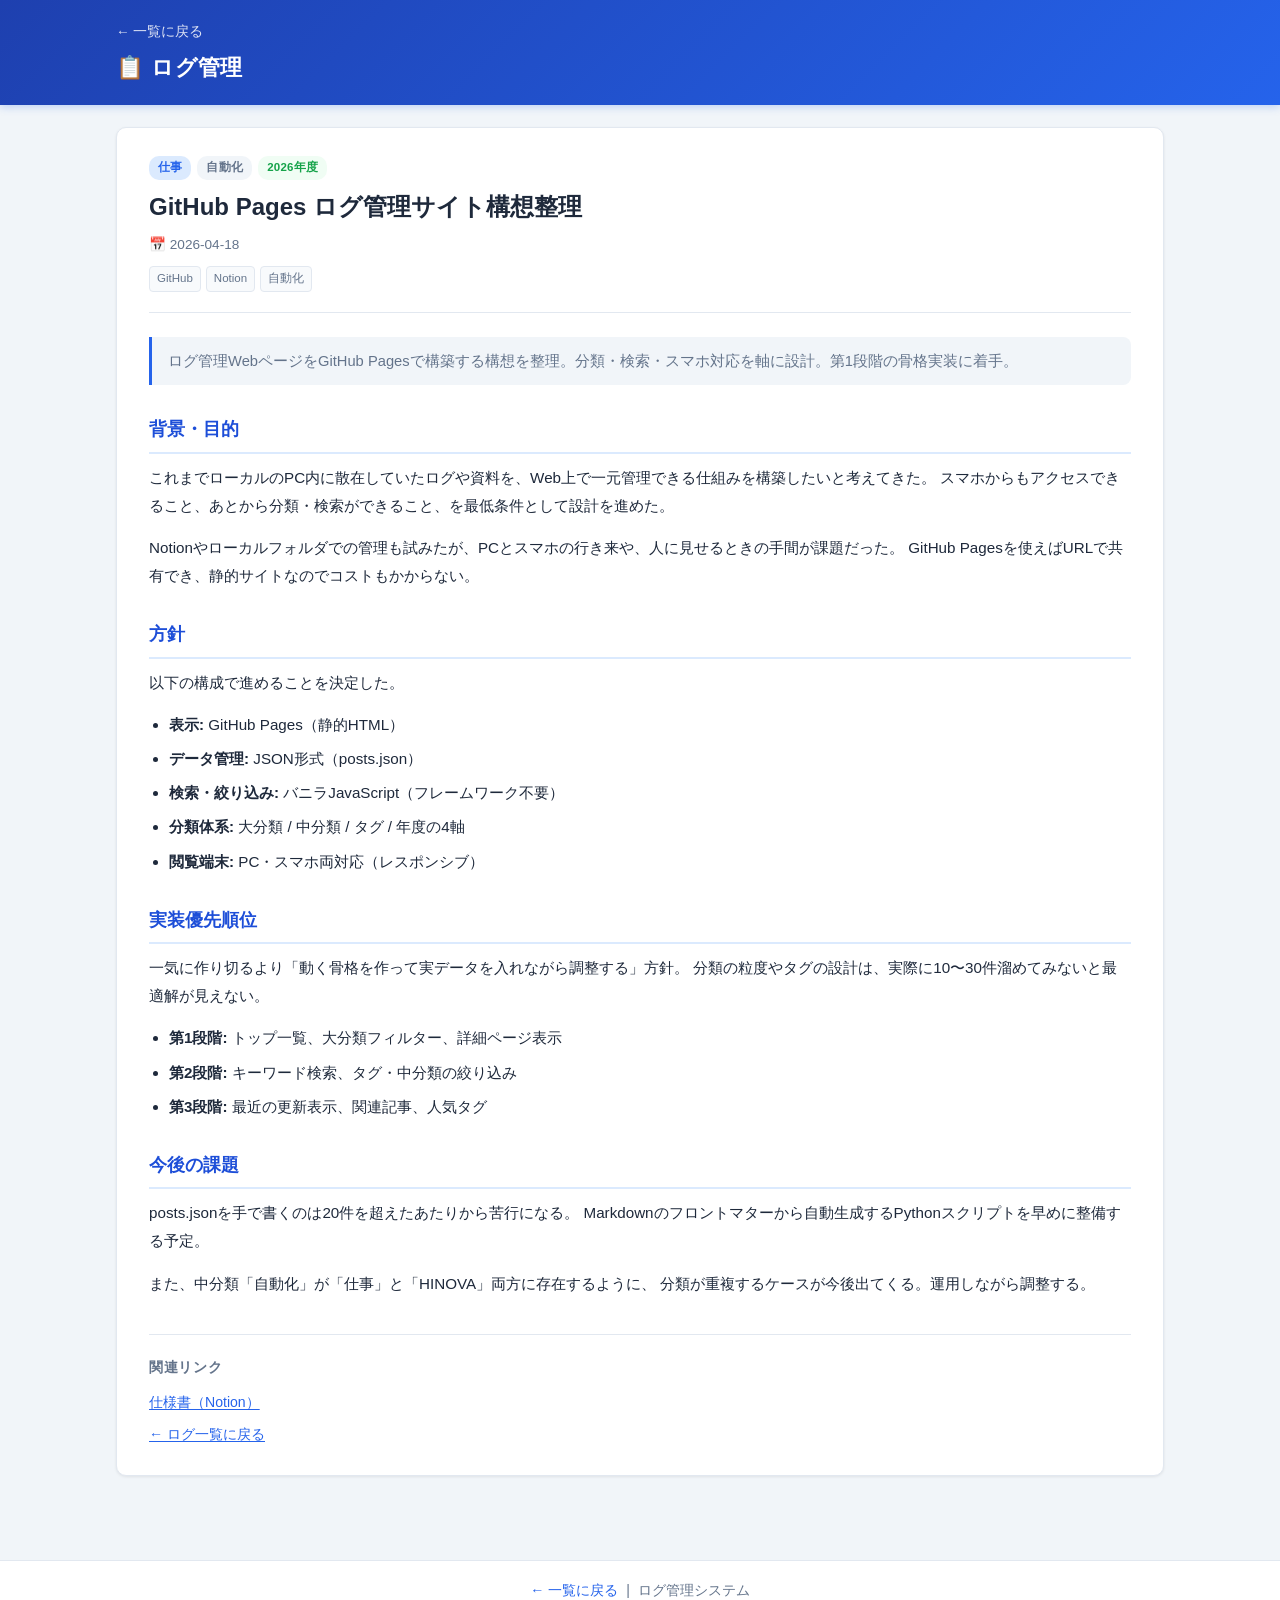
<file: logs/2026/2026-04-18-github-pages.html>
<!DOCTYPE html>
<html lang="ja">
<head>
  <meta charset="UTF-8">
  <meta name="viewport" content="width=device-width, initial-scale=1.0">
  <title>GitHub Pages ログ管理サイト構想整理 | ログ管理</title>
  <link rel="stylesheet" href="../../assets/css/style.css">
  <link rel="stylesheet" href="../../assets/css/detail.css">
</head>
<body>

  <header class="site-header">
    <div class="container header-inner">
      <div>
        <a href="../../index.html" class="back-link">← 一覧に戻る</a>
        <h1 class="site-title">📋 ログ管理</h1>
      </div>
    </div>
  </header>

  <main class="main-content">
    <div class="container">
      <article class="post-detail">

        <div class="post-detail-header">
          <div class="post-detail-meta">
            <span class="badge" style="background:#dbeafe;color:#2563eb">仕事</span>
            <span class="badge badge-sub">自動化</span>
            <span class="badge badge-year">2026年度</span>
          </div>
          <h1 class="post-detail-title">GitHub Pages ログ管理サイト構想整理</h1>
          <p class="post-detail-date">📅 2026-04-18</p>
          <div class="post-tags">
            <span class="tag">GitHub</span>
            <span class="tag">Notion</span>
            <span class="tag">自動化</span>
          </div>
        </div>

        <div class="post-summary-box">
          ログ管理WebページをGitHub Pagesで構築する構想を整理。分類・検索・スマホ対応を軸に設計。第1段階の骨格実装に着手。
        </div>

        <div class="post-body">
          <h2>背景・目的</h2>
          <p>
            これまでローカルのPC内に散在していたログや資料を、Web上で一元管理できる仕組みを構築したいと考えてきた。
            スマホからもアクセスできること、あとから分類・検索ができること、を最低条件として設計を進めた。
          </p>
          <p>
            Notionやローカルフォルダでの管理も試みたが、PCとスマホの行き来や、人に見せるときの手間が課題だった。
            GitHub Pagesを使えばURLで共有でき、静的サイトなのでコストもかからない。
          </p>

          <h2>方針</h2>
          <p>以下の構成で進めることを決定した。</p>
          <ul>
            <li><strong>表示:</strong> GitHub Pages（静的HTML）</li>
            <li><strong>データ管理:</strong> JSON形式（posts.json）</li>
            <li><strong>検索・絞り込み:</strong> バニラJavaScript（フレームワーク不要）</li>
            <li><strong>分類体系:</strong> 大分類 / 中分類 / タグ / 年度の4軸</li>
            <li><strong>閲覧端末:</strong> PC・スマホ両対応（レスポンシブ）</li>
          </ul>

          <h2>実装優先順位</h2>
          <p>
            一気に作り切るより「動く骨格を作って実データを入れながら調整する」方針。
            分類の粒度やタグの設計は、実際に10〜30件溜めてみないと最適解が見えない。
          </p>
          <ul>
            <li><strong>第1段階:</strong> トップ一覧、大分類フィルター、詳細ページ表示</li>
            <li><strong>第2段階:</strong> キーワード検索、タグ・中分類の絞り込み</li>
            <li><strong>第3段階:</strong> 最近の更新表示、関連記事、人気タグ</li>
          </ul>

          <h2>今後の課題</h2>
          <p>
            posts.jsonを手で書くのは20件を超えたあたりから苦行になる。
            Markdownのフロントマターから自動生成するPythonスクリプトを早めに整備する予定。
          </p>
          <p>
            また、中分類「自動化」が「仕事」と「HINOVA」両方に存在するように、
            分類が重複するケースが今後出てくる。運用しながら調整する。
          </p>
        </div>

        <div class="post-attachments">
          <h3>関連リンク</h3>
          <ul>
            <li><a href="#">仕様書（Notion）</a></li>
            <li><a href="../../index.html">← ログ一覧に戻る</a></li>
          </ul>
        </div>

      </article>
    </div>
  </main>

  <footer class="site-footer">
    <div class="container footer-back">
      <a href="../../index.html">← 一覧に戻る</a>
      &nbsp;|&nbsp; ログ管理システム
    </div>
  </footer>

</body>
</html>
</file>
<file: assets/css/style.css>
/* ===== CSS Variables ===== */
:root {
  --primary: #2563eb;
  --primary-light: #dbeafe;
  --primary-dark: #1d4ed8;
  --bg: #f1f5f9;
  --surface: #ffffff;
  --border: #e2e8f0;
  --text: #1e293b;
  --text-muted: #64748b;
  --shadow-sm: 0 1px 3px rgba(0,0,0,0.08);
  --shadow-md: 0 4px 12px rgba(0,0,0,0.10);
  --radius: 10px;

  /* カテゴリカラー */
  --c-仕事: #2563eb;
  --c-趣味: #16a34a;
  --c-地区活動: #ea580c;
  --c-家族: #db2777;
  --c-学習: #7c3aed;
  --c-健康: #0891b2;
  --c-ランニング: #dc2626;
  --c-HINOVA: #4f46e5;
  --c-TerJ: #d97706;
  --c-その他: #6b7280;
}

/* ===== Reset ===== */
*, *::before, *::after { box-sizing: border-box; margin: 0; padding: 0; }

body {
  font-family: -apple-system, BlinkMacSystemFont, 'Segoe UI', 'Hiragino Sans',
               'Noto Sans JP', sans-serif;
  background: var(--bg);
  color: var(--text);
  line-height: 1.7;
  font-size: 15px;
}

a { color: inherit; text-decoration: none; }

.container {
  max-width: 1080px;
  margin: 0 auto;
  padding: 0 16px;
}

/* ===== Header ===== */
.site-header {
  background: linear-gradient(135deg, #1e40af 0%, #2563eb 100%);
  color: #fff;
  padding: 18px 0;
  box-shadow: 0 2px 8px rgba(37,99,235,0.25);
}

.header-inner {
  display: flex;
  align-items: center;
  justify-content: space-between;
}

.site-title {
  font-size: 1.4rem;
  font-weight: 700;
  letter-spacing: 0.02em;
}

.site-subtitle {
  font-size: 0.82rem;
  opacity: 0.75;
  margin-top: 2px;
}

/* ===== Quick Nav ===== */
.quick-nav {
  background: #fff;
  border-bottom: 1px solid var(--border);
  padding: 10px 0;
  position: sticky;
  top: 0;
  z-index: 200;
  box-shadow: var(--shadow-sm);
}

.quick-nav-list {
  display: flex;
  gap: 6px;
  overflow-x: auto;
  padding-bottom: 2px;
  scrollbar-width: none;
}
.quick-nav-list::-webkit-scrollbar { display: none; }

.quick-btn {
  white-space: nowrap;
  padding: 5px 14px;
  border: 1.5px solid var(--border);
  border-radius: 20px;
  background: #fff;
  cursor: pointer;
  font-size: 0.82rem;
  font-weight: 500;
  transition: all 0.15s;
  color: var(--text-muted);
}

.quick-btn:hover {
  border-color: var(--primary);
  color: var(--primary);
  background: var(--primary-light);
}

.quick-btn.active {
  background: var(--primary);
  color: #fff;
  border-color: var(--primary);
}

/* ===== Main ===== */
.main-content { padding: 22px 0 48px; }

/* ===== Filter Section ===== */
.filter-section {
  background: #fff;
  border: 1px solid var(--border);
  border-radius: var(--radius);
  padding: 16px;
  margin-bottom: 18px;
  box-shadow: var(--shadow-sm);
}

.search-bar {
  position: relative;
  margin-bottom: 12px;
}

.search-icon {
  position: absolute;
  left: 12px;
  top: 50%;
  transform: translateY(-50%);
  font-size: 1rem;
  pointer-events: none;
}

.search-input {
  width: 100%;
  padding: 10px 16px 10px 38px;
  border: 1.5px solid var(--border);
  border-radius: 8px;
  font-size: 0.92rem;
  transition: border-color 0.2s;
  background: var(--bg);
}
.search-input:focus {
  outline: none;
  border-color: var(--primary);
  background: #fff;
}
.search-input::placeholder { color: #aab0bc; }

.filter-row {
  display: flex;
  gap: 8px;
  flex-wrap: wrap;
}

.filter-select {
  flex: 1;
  min-width: 130px;
  padding: 7px 10px;
  border: 1.5px solid var(--border);
  border-radius: 8px;
  font-size: 0.82rem;
  background: var(--bg);
  cursor: pointer;
  color: var(--text-muted);
}
.filter-select:focus {
  outline: none;
  border-color: var(--primary);
  background: #fff;
}

.btn-clear {
  padding: 7px 14px;
  background: #fff;
  border: 1.5px solid #fca5a5;
  border-radius: 8px;
  cursor: pointer;
  font-size: 0.82rem;
  color: #ef4444;
  white-space: nowrap;
  transition: background 0.15s;
}
.btn-clear:hover { background: #fee2e2; }

.active-filters {
  display: flex;
  gap: 6px;
  flex-wrap: wrap;
  margin-top: 10px;
  min-height: 0;
}

.filter-chip {
  display: inline-flex;
  align-items: center;
  gap: 4px;
  padding: 3px 10px;
  background: var(--primary-light);
  color: var(--primary);
  border-radius: 12px;
  font-size: 0.78rem;
  font-weight: 500;
}

/* ===== Results ===== */
.results-count {
  font-size: 0.82rem;
  color: var(--text-muted);
  margin-bottom: 10px;
  padding-left: 2px;
}

/* ===== Post List ===== */
.post-list {
  display: flex;
  flex-direction: column;
  gap: 10px;
}

/* ===== Post Card ===== */
.post-card {
  background: #fff;
  border: 1px solid var(--border);
  border-radius: var(--radius);
  padding: 15px 18px;
  display: block;
  transition: box-shadow 0.18s, transform 0.12s;
  cursor: pointer;
}
.post-card:hover {
  box-shadow: var(--shadow-md);
  transform: translateY(-2px);
  border-color: #c7d9f8;
}

.post-card-top {
  display: flex;
  align-items: baseline;
  gap: 12px;
  margin-bottom: 7px;
}

.post-date {
  font-size: 0.78rem;
  color: var(--text-muted);
  white-space: nowrap;
  font-feature-settings: "tnum";
}

.post-title {
  font-size: 0.97rem;
  font-weight: 600;
  color: var(--text);
  flex: 1;
  line-height: 1.45;
}

.post-card:hover .post-title { color: var(--primary); }

.post-meta {
  display: flex;
  align-items: center;
  gap: 6px;
  flex-wrap: wrap;
  margin-bottom: 7px;
}

/* ===== Badges ===== */
.badge {
  display: inline-block;
  padding: 2px 9px;
  border-radius: 10px;
  font-size: 0.72rem;
  font-weight: 600;
  letter-spacing: 0.02em;
}

.badge-sub {
  background: #f1f5f9;
  color: var(--text-muted);
}

.badge-year {
  background: #f0fdf4;
  color: #16a34a;
}

.post-summary {
  font-size: 0.84rem;
  color: var(--text-muted);
  margin-bottom: 8px;
  line-height: 1.55;
}

.post-tags {
  display: flex;
  gap: 5px;
  flex-wrap: wrap;
}

.tag {
  padding: 2px 7px;
  background: #f8fafc;
  border: 1px solid var(--border);
  border-radius: 4px;
  font-size: 0.72rem;
  color: var(--text-muted);
}

/* ===== Loading / Empty ===== */
.loading, .empty-state {
  text-align: center;
  padding: 60px 20px;
  color: var(--text-muted);
  font-size: 0.9rem;
  line-height: 1.8;
}

/* ===== Footer ===== */
.site-footer {
  background: #fff;
  border-top: 1px solid var(--border);
  padding: 18px 0;
  text-align: center;
  color: var(--text-muted);
  font-size: 0.8rem;
  margin-top: 12px;
}

/* ===== Responsive ===== */
@media (max-width: 680px) {
  .site-title { font-size: 1.15rem; }
  .filter-select { min-width: 110px; font-size: 0.78rem; }
  .post-card-top { flex-direction: column; gap: 3px; }
  .post-date { font-size: 0.75rem; }
  .post-title { font-size: 0.93rem; }
  .filter-row { gap: 6px; }
}

@media (max-width: 400px) {
  .filter-select { min-width: 90px; }
  .quick-btn { font-size: 0.78rem; padding: 4px 10px; }
}
</file>
<file: assets/css/detail.css>
/* ===== Detail Page Styles ===== */

.back-link {
  display: inline-flex;
  align-items: center;
  gap: 5px;
  color: rgba(255,255,255,0.85);
  font-size: 0.85rem;
  text-decoration: none;
  margin-bottom: 6px;
  transition: color 0.15s;
}
.back-link:hover { color: #fff; }

/* ===== Article ===== */
.post-detail {
  background: #fff;
  border: 1px solid var(--border);
  border-radius: var(--radius);
  padding: 28px 32px;
  margin-bottom: 24px;
  box-shadow: var(--shadow-sm);
}

.post-detail-header {
  border-bottom: 1px solid var(--border);
  padding-bottom: 20px;
  margin-bottom: 24px;
}

.post-detail-meta {
  display: flex;
  gap: 6px;
  flex-wrap: wrap;
  margin-bottom: 10px;
}

.post-detail-title {
  font-size: 1.5rem;
  font-weight: 700;
  line-height: 1.4;
  color: var(--text);
  margin-bottom: 10px;
}

.post-detail-date {
  font-size: 0.85rem;
  color: var(--text-muted);
  margin-bottom: 10px;
}

/* ===== Summary Box ===== */
.post-summary-box {
  background: var(--bg);
  border-left: 3px solid var(--primary);
  border-radius: 0 8px 8px 0;
  padding: 12px 16px;
  margin-bottom: 28px;
  font-size: 0.92rem;
  color: var(--text-muted);
  line-height: 1.65;
}

/* ===== Body ===== */
.post-body {
  font-size: 0.95rem;
  line-height: 1.85;
  color: var(--text);
}

.post-body h2 {
  font-size: 1.1rem;
  font-weight: 700;
  margin: 28px 0 10px;
  padding-bottom: 6px;
  border-bottom: 2px solid var(--primary-light);
  color: var(--primary-dark);
}

.post-body h3 {
  font-size: 0.97rem;
  font-weight: 600;
  margin: 20px 0 8px;
  color: var(--text);
}

.post-body p {
  margin-bottom: 14px;
}

.post-body ul, .post-body ol {
  margin: 10px 0 16px 20px;
}

.post-body li {
  margin-bottom: 6px;
}

.post-body strong { color: var(--text); }

/* ===== Attachments ===== */
.post-attachments {
  margin-top: 36px;
  padding-top: 20px;
  border-top: 1px solid var(--border);
}

.post-attachments h3 {
  font-size: 0.9rem;
  font-weight: 600;
  color: var(--text-muted);
  margin-bottom: 10px;
  text-transform: uppercase;
  letter-spacing: 0.05em;
}

.post-attachments ul {
  list-style: none;
  display: flex;
  flex-direction: column;
  gap: 6px;
}

.post-attachments a {
  display: inline-flex;
  align-items: center;
  gap: 5px;
  color: var(--primary);
  font-size: 0.88rem;
  text-decoration: underline;
  text-underline-offset: 2px;
}
.post-attachments a:hover { color: var(--primary-dark); }

/* ===== Footer back link ===== */
.footer-back {
  font-size: 0.88rem;
}
.footer-back a {
  color: var(--primary);
}
.footer-back a:hover { text-decoration: underline; }

/* ===== Responsive ===== */
@media (max-width: 640px) {
  .post-detail { padding: 18px 16px; }
  .post-detail-title { font-size: 1.2rem; }
}
</file>
